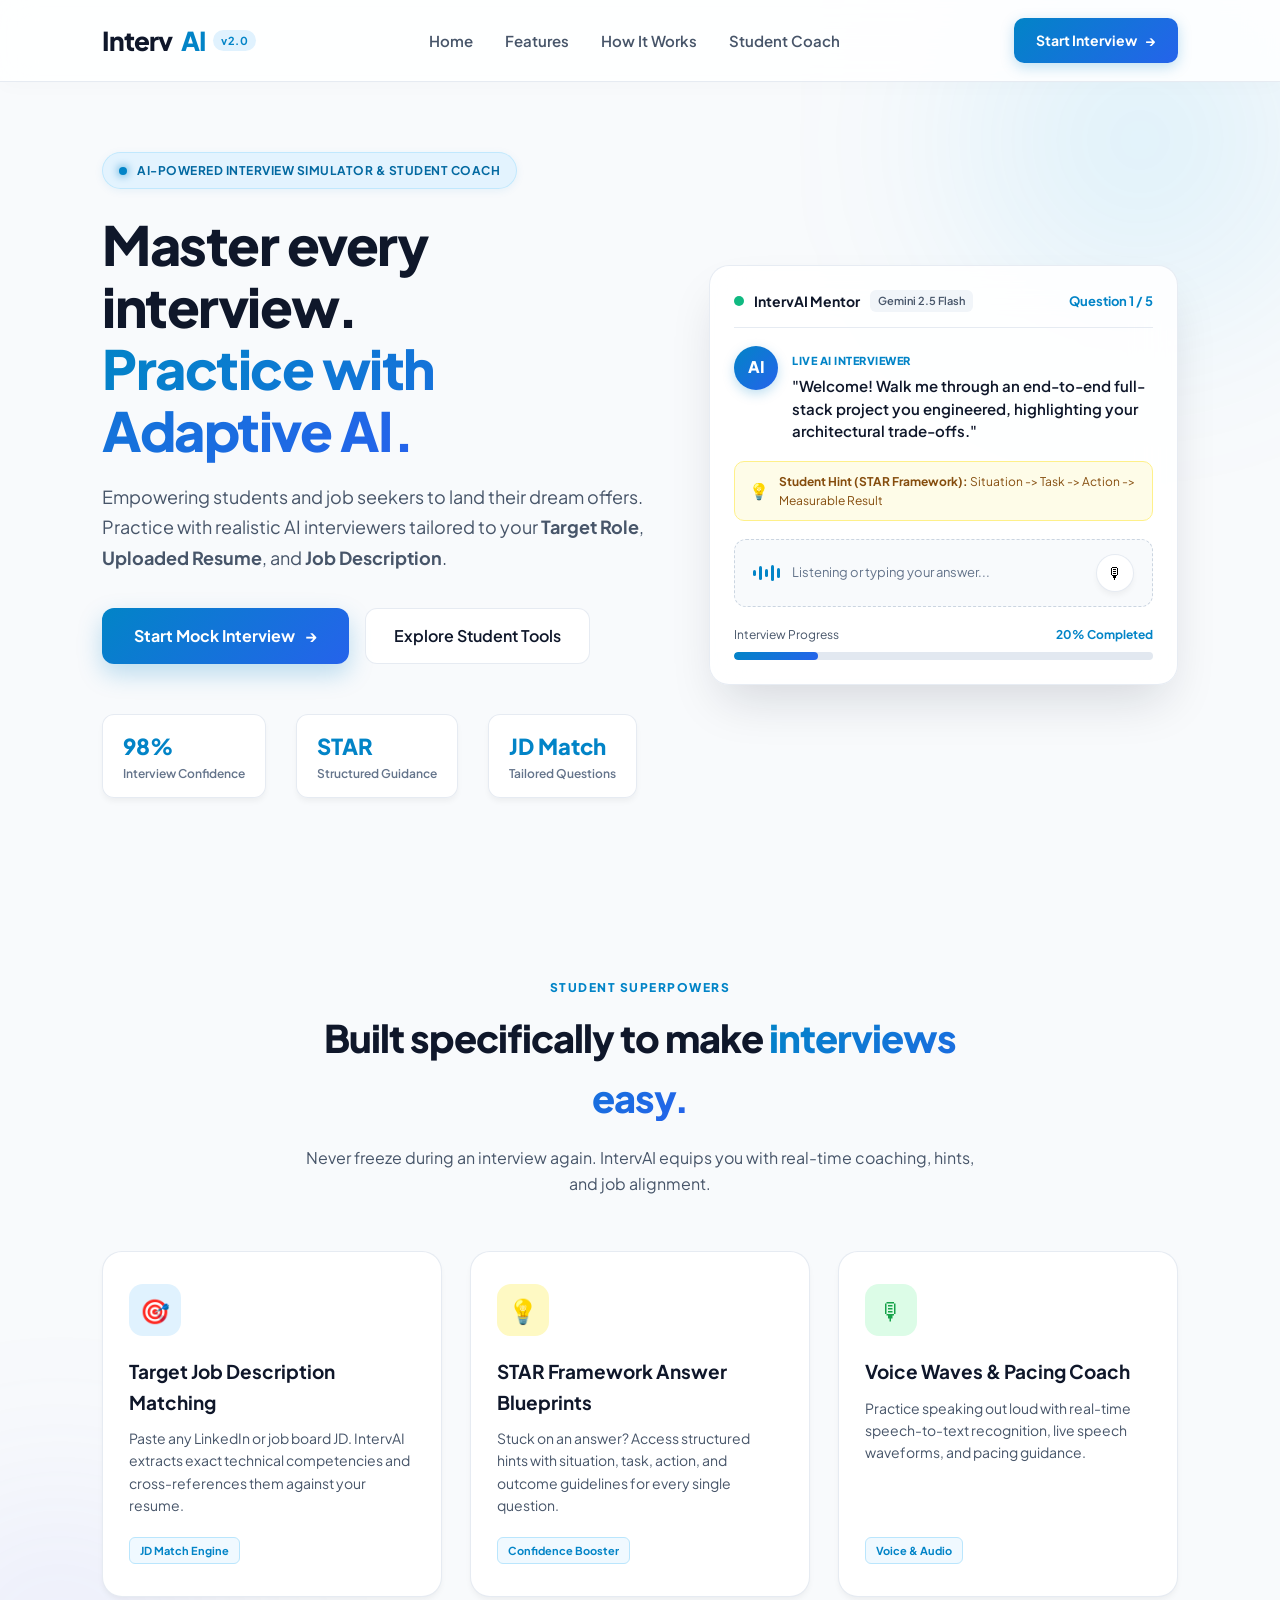
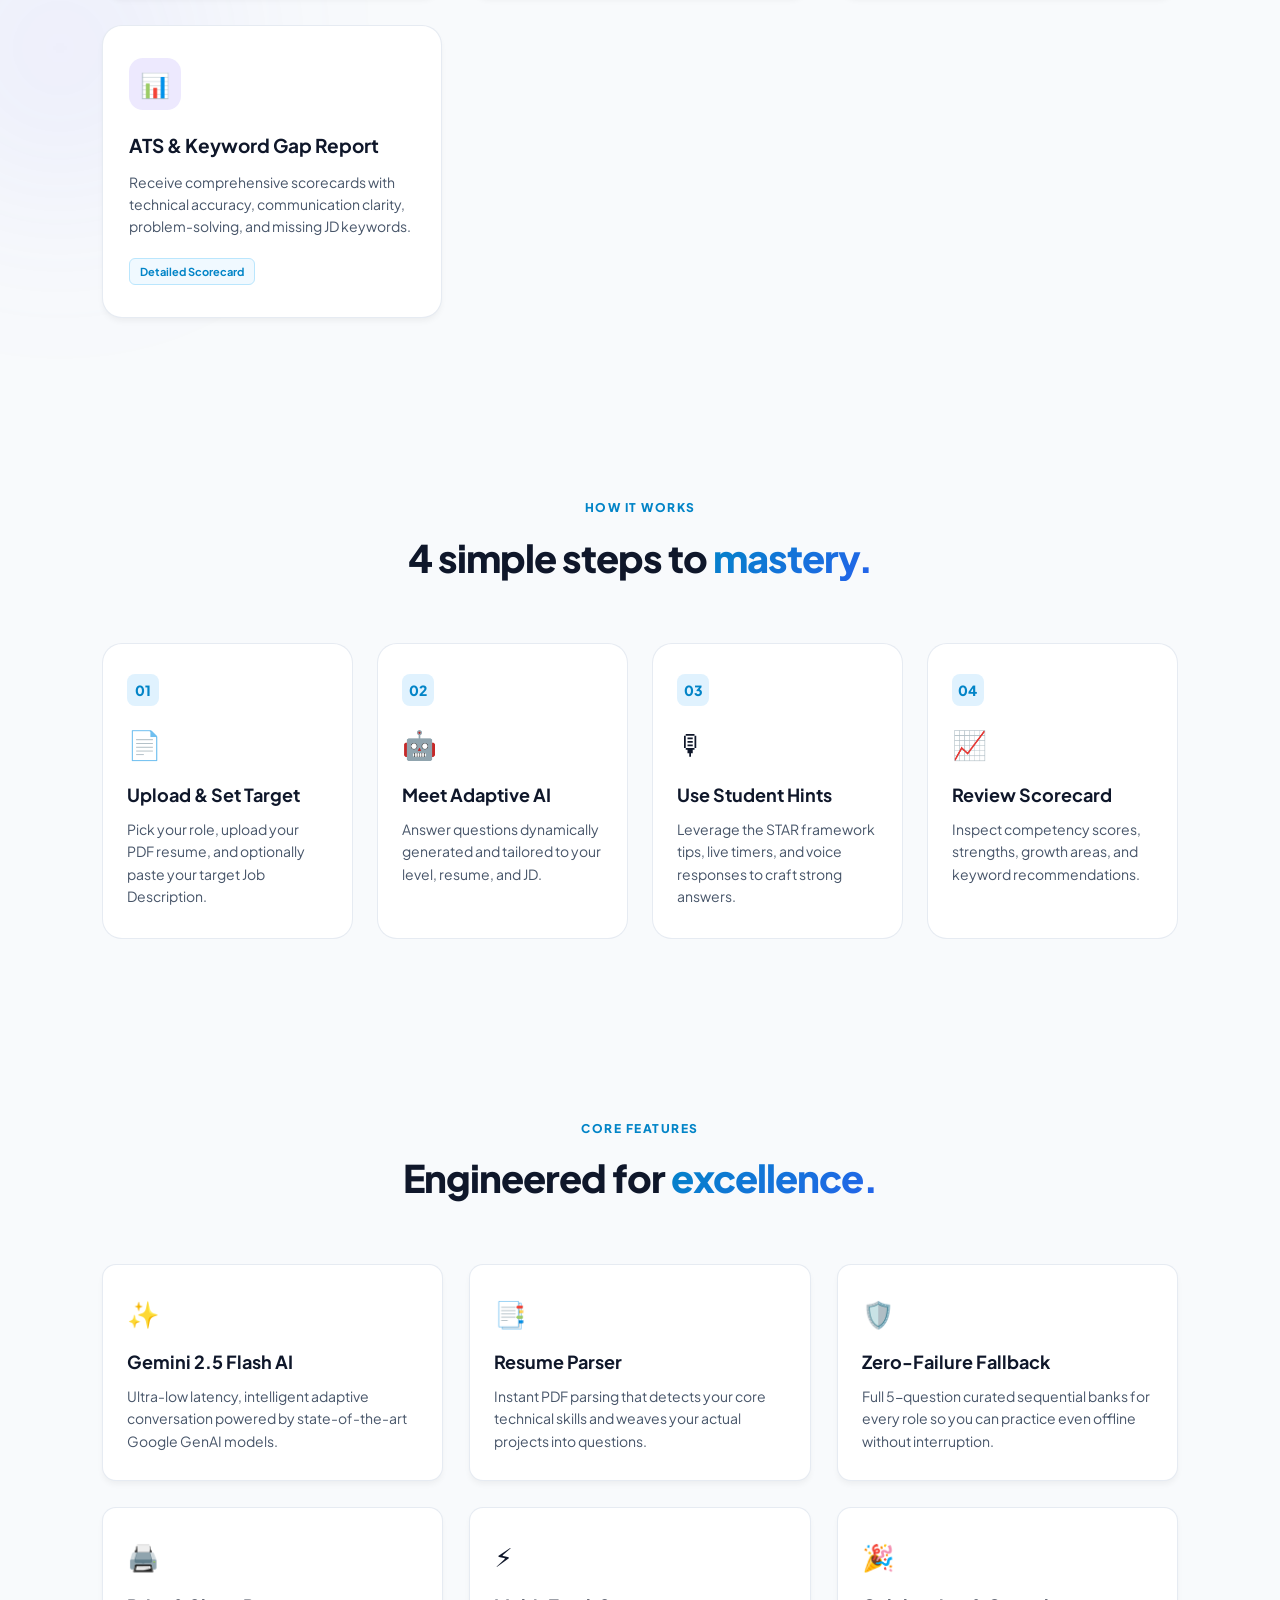
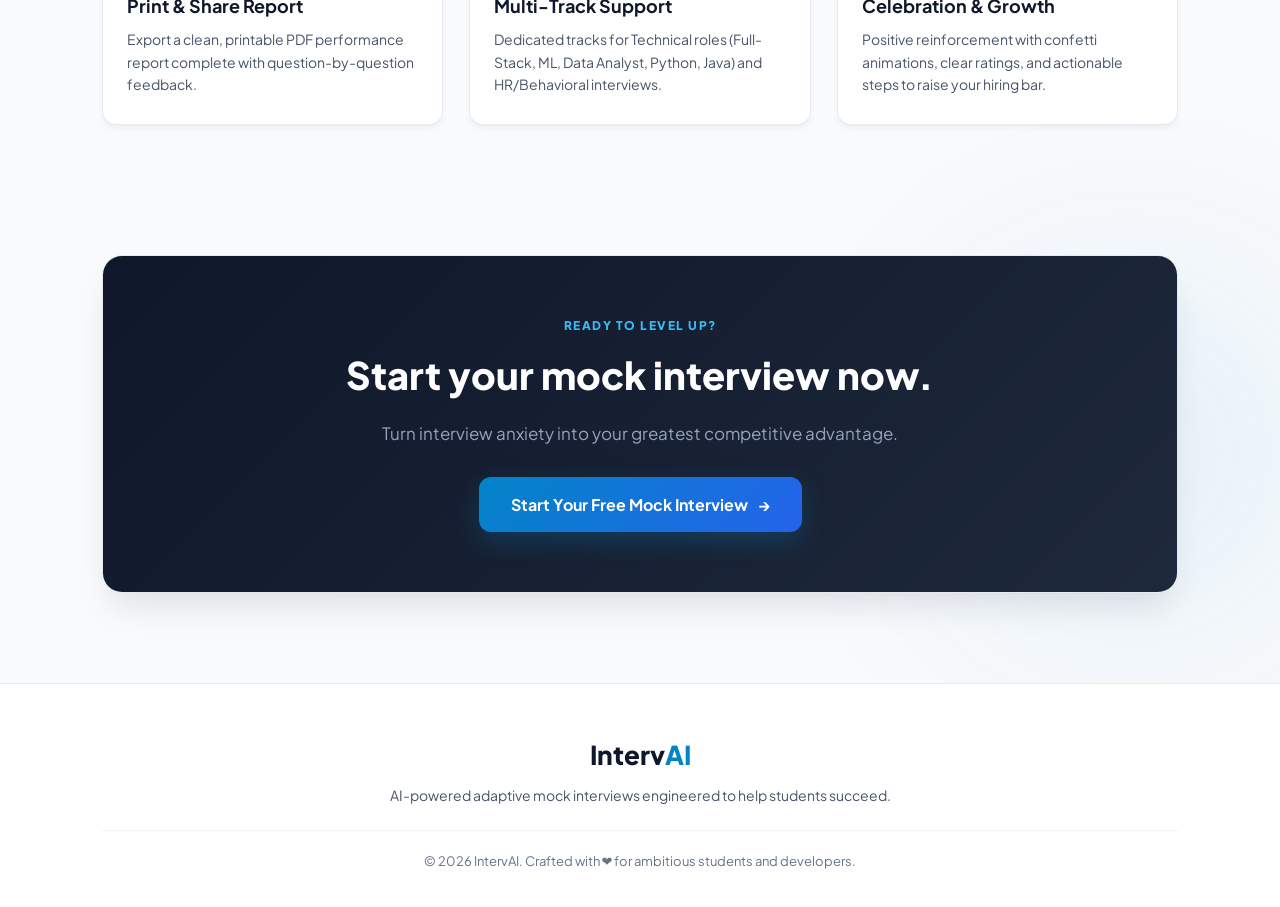
<file: index.html>
<!DOCTYPE html>
<html lang="en">
<head>
    <meta charset="UTF-8">
    <meta name="viewport" content="width=device-width, initial-scale=1.0">
    <title>IntervAI | Next-Gen AI Interview Simulator & Student Coach</title>
    <link rel="stylesheet" href="style.css">
    <link rel="preconnect" href="https://fonts.googleapis.com">
    <link rel="preconnect" href="https://fonts.gstatic.com" crossorigin>
    <link href="https://fonts.googleapis.com/css2?family=Plus+Jakarta+Sans:wght@400;500;600;700;800&display=swap" rel="stylesheet">
</head>

<body>
    <!-- Background Ambient Glow Orbs -->
    <div class="ambient-glow orb-1"></div>
    <div class="ambient-glow orb-2"></div>
    <div class="ambient-glow orb-3"></div>

    <!-- ================= HEADER ================= -->
    <header class="navbar">
        <a href="index.html" class="logo">
            Interv<span>AI</span>
            <span class="version-pill">v2.0</span>
        </a>

        <nav class="nav-links">
            <a href="#home">Home</a>
            <a href="#features">Features</a>
            <a href="#how-it-works">How It Works</a>
            <a href="#student-tools">Student Coach</a>
        </nav>

        <div class="nav-actions">
            <a href="pages/setup.html" class="nav-button" id="navStartBtn">
                Start Interview <span>→</span>
            </a>
        </div>
    </header>

    <!-- ================= HERO ================= -->
    <main>
        <section class="hero" id="home">
            <div class="hero-content">
                <div class="badge animate-pop">
                    <span class="badge-dot"></span>
                    <span>AI-POWERED INTERVIEW SIMULATOR &amp; STUDENT COACH</span>
                </div>

                <h1 class="hero-title">
                    Master every interview. <br>
                    <span class="gradient-text">Practice with Adaptive AI.</span>
                </h1>

                <p class="hero-description">
                    Empowering students and job seekers to land their dream offers. 
                    Practice with realistic AI interviewers tailored to your 
                    <strong>Target Role</strong>, <strong>Uploaded Resume</strong>, and <strong>Job Description</strong>.
                </p>

                <div class="hero-buttons">
                    <a href="pages/setup.html" class="primary-btn glow-btn" id="startBtn">
                        Start Mock Interview
                        <span class="arrow-icon">→</span>
                    </a>
                    <a href="#student-tools" class="secondary-btn glass-btn">
                        Explore Student Tools
                    </a>
                </div>

                <div class="hero-stats">
                    <div class="stat-card">
                        <div class="stat-number">98%</div>
                        <div class="stat-label">Interview Confidence</div>
                    </div>
                    <div class="stat-card">
                        <div class="stat-number">STAR</div>
                        <div class="stat-label">Structured Guidance</div>
                    </div>
                    <div class="stat-card">
                        <div class="stat-number">JD Match</div>
                        <div class="stat-label">Tailored Questions</div>
                    </div>
                </div>
            </div>

            <!-- INTERVIEW PREVIEW WINDOW -->
            <div class="hero-visual">
                <div class="interview-window glass-card float-card">
                    <div class="window-header">
                        <div class="window-title">
                            <span class="online-dot pulse"></span>
                            <span>IntervAI Mentor</span>
                            <span class="badge-small">Gemini 2.5 Flash</span>
                        </div>
                        <span class="question-count">Question 1 / 5</span>
                    </div>

                    <div class="interviewer">
                        <div class="ai-avatar pulse-avatar">
                            AI
                        </div>
                        <div class="interviewer-text">
                            <span class="small-label">LIVE AI INTERVIEWER</span>
                            <p>"Welcome! Walk me through an end-to-end full-stack project you engineered, highlighting your architectural trade-offs."</p>
                        </div>
                    </div>

                    <div class="student-helper-banner">
                        <span class="helper-icon">💡</span>
                        <div class="helper-text">
                            <strong>Student Hint (STAR Framework):</strong>
                            <span>Situation -> Task -> Action -> Measurable Result</span>
                        </div>
                    </div>

                    <div class="response-area">
                        <div class="response-placeholder">
                            <span class="waveform-anim">
                                <span></span><span></span><span></span><span></span><span></span>
                            </span>
                            <span>Listening or typing your answer...</span>
                        </div>
                        <button class="mic-button pulse-btn" aria-label="Microphone">
                            🎙
                        </button>
                    </div>

                    <div class="window-footer">
                        <div class="progress-info">
                            <span>Interview Progress</span>
                            <strong class="highlight-cyan">20% Completed</strong>
                        </div>
                        <div class="progress-bar">
                            <div class="progress-fill" style="width: 20%;"></div>
                        </div>
                    </div>
                </div>
            </div>
        </section>

        <!-- ================= STUDENT TOOLS ================= -->
        <section class="student-section" id="student-tools">
            <div class="section-heading">
                <span class="section-label">STUDENT SUPERPOWERS</span>
                <h2>Built specifically to make <span>interviews easy.</span></h2>
                <p>Never freeze during an interview again. IntervAI equips you with real-time coaching, hints, and job alignment.</p>
            </div>

            <div class="student-grid">
                <div class="tool-card hover-lift">
                    <div class="tool-icon gradient-bg-1">🎯</div>
                    <h3>Target Job Description Matching</h3>
                    <p>Paste any LinkedIn or job board JD. IntervAI extracts exact technical competencies and cross-references them against your resume.</p>
                    <span class="tool-tag">JD Match Engine</span>
                </div>

                <div class="tool-card hover-lift">
                    <div class="tool-icon gradient-bg-2">💡</div>
                    <h3>STAR Framework Answer Blueprints</h3>
                    <p>Stuck on an answer? Access structured hints with situation, task, action, and outcome guidelines for every single question.</p>
                    <span class="tool-tag">Confidence Booster</span>
                </div>

                <div class="tool-card hover-lift">
                    <div class="tool-icon gradient-bg-3">🎙</div>
                    <h3>Voice Waves &amp; Pacing Coach</h3>
                    <p>Practice speaking out loud with real-time speech-to-text recognition, live speech waveforms, and pacing guidance.</p>
                    <span class="tool-tag">Voice &amp; Audio</span>
                </div>

                <div class="tool-card hover-lift">
                    <div class="tool-icon gradient-bg-4">📊</div>
                    <h3>ATS &amp; Keyword Gap Report</h3>
                    <p>Receive comprehensive scorecards with technical accuracy, communication clarity, problem-solving, and missing JD keywords.</p>
                    <span class="tool-tag">Detailed Scorecard</span>
                </div>
            </div>
        </section>

        <!-- ================= HOW IT WORKS ================= -->
        <section class="how-it-works" id="how-it-works">
            <div class="section-heading">
                <span class="section-label">HOW IT WORKS</span>
                <h2>4 simple steps to <span>mastery.</span></h2>
            </div>

            <div class="steps">
                <div class="step-card hover-lift">
                    <div class="step-number">01</div>
                    <div class="step-icon">📄</div>
                    <h3>Upload &amp; Set Target</h3>
                    <p>Pick your role, upload your PDF resume, and optionally paste your target Job Description.</p>
                </div>

                <div class="step-card hover-lift">
                    <div class="step-number">02</div>
                    <div class="step-icon">🤖</div>
                    <h3>Meet Adaptive AI</h3>
                    <p>Answer questions dynamically generated and tailored to your level, resume, and JD.</p>
                </div>

                <div class="step-card hover-lift">
                    <div class="step-number">03</div>
                    <div class="step-icon">🎙</div>
                    <h3>Use Student Hints</h3>
                    <p>Leverage the STAR framework tips, live timers, and voice responses to craft strong answers.</p>
                </div>

                <div class="step-card hover-lift">
                    <div class="step-number">04</div>
                    <div class="step-icon">📈</div>
                    <h3>Review Scorecard</h3>
                    <p>Inspect competency scores, strengths, growth areas, and keyword recommendations.</p>
                </div>
            </div>
        </section>

        <!-- ================= FEATURES ================= -->
        <section class="features" id="features">
            <div class="section-heading">
                <span class="section-label">CORE FEATURES</span>
                <h2>Engineered for <span>excellence.</span></h2>
            </div>

            <div class="feature-grid">
                <div class="feature-card hover-lift">
                    <div class="feature-icon">✨</div>
                    <h3>Gemini 2.5 Flash AI</h3>
                    <p>Ultra-low latency, intelligent adaptive conversation powered by state-of-the-art Google GenAI models.</p>
                </div>

                <div class="feature-card hover-lift">
                    <div class="feature-icon">📑</div>
                    <h3>Resume Parser</h3>
                    <p>Instant PDF parsing that detects your core technical skills and weaves your actual projects into questions.</p>
                </div>

                <div class="feature-card hover-lift">
                    <div class="feature-icon">🛡️</div>
                    <h3>Zero-Failure Fallback</h3>
                    <p>Full 5-question curated sequential banks for every role so you can practice even offline without interruption.</p>
                </div>

                <div class="feature-card hover-lift">
                    <div class="feature-icon">🖨️</div>
                    <h3>Print &amp; Share Report</h3>
                    <p>Export a clean, printable PDF performance report complete with question-by-question feedback.</p>
                </div>

                <div class="feature-card hover-lift">
                    <div class="feature-icon">⚡</div>
                    <h3>Multi-Track Support</h3>
                    <p>Dedicated tracks for Technical roles (Full-Stack, ML, Data Analyst, Python, Java) and HR/Behavioral interviews.</p>
                </div>

                <div class="feature-card hover-lift">
                    <div class="feature-icon">🎉</div>
                    <h3>Celebration &amp; Growth</h3>
                    <p>Positive reinforcement with confetti animations, clear ratings, and actionable steps to raise your hiring bar.</p>
                </div>
            </div>
        </section>

        <!-- ================= CTA ================= -->
        <section class="cta" id="about">
            <div class="cta-content glass-card">
                <span class="section-label">READY TO LEVEL UP?</span>
                <h2>Start your mock interview now.</h2>
                <p>Turn interview anxiety into your greatest competitive advantage.</p>
                <a href="pages/setup.html" class="primary-btn glow-btn" id="ctaStartBtn">
                    Start Your Free Mock Interview <span>→</span>
                </a>
            </div>
        </section>
    </main>

    <!-- ================= FOOTER ================= -->
    <footer>
        <div class="footer-content">
            <div class="footer-logo">
                Interv<span>AI</span>
            </div>
            <p>AI-powered adaptive mock interviews engineered to help students succeed.</p>
            <div class="footer-bottom">
                © 2026 IntervAI. Crafted with ❤️ for ambitious students and developers.
            </div>
        </div>
    </footer>

    <script src="script.js"></script>
</body>
</html>
</file>
<file: style.css>
/* ================= GENERAL & VARIABLES ================= */
:root {
    --bg-primary: #f8fafc;
    --bg-card: rgba(255, 255, 255, 0.88);
    --border-color: rgba(226, 232, 240, 0.85);
    --text-primary: #0f172a;
    --text-secondary: #475569;
    --text-muted: #64748b;
    --brand-primary: #0284c7;
    --brand-gradient: linear-gradient(135deg, #0284c7 0%, #2563eb 100%);
    --brand-hover: #0369a1;
    --accent-glow: rgba(2, 132, 199, 0.25);
    --shadow-sm: 0 4px 6px -1px rgba(0, 0, 0, 0.05);
    --shadow-md: 0 10px 25px -5px rgba(15, 23, 42, 0.08);
    --shadow-lg: 0 20px 35px -10px rgba(15, 23, 42, 0.12);
    --radius-sm: 8px;
    --radius-md: 14px;
    --radius-lg: 20px;
}

* {
    margin: 0;
    padding: 0;
    box-sizing: border-box;
}

html {
    scroll-behavior: smooth;
}

body {
    font-family: 'Plus Jakarta Sans', system-ui, -apple-system, BlinkMacSystemFont, 'Segoe UI', Roboto, sans-serif;
    background: var(--bg-primary);
    color: var(--text-primary);
    line-height: 1.6;
    overflow-x: hidden;
    position: relative;
    min-height: 100vh;
}

a {
    text-decoration: none;
    color: inherit;
}

button {
    font-family: inherit;
    cursor: pointer;
}

/* ================= AMBIENT GLOW ORBS ================= */
.ambient-glow {
    position: absolute;
    border-radius: 50%;
    filter: blur(100px);
    z-index: 0;
    pointer-events: none;
    opacity: 0.5;
    animation: floatOrb 14s ease-in-out infinite alternate;
}

.orb-1 {
    width: 480px;
    height: 480px;
    background: radial-gradient(circle, rgba(14, 165, 233, 0.35) 0%, rgba(56, 189, 248, 0) 70%);
    top: -100px;
    right: -100px;
}

.orb-2 {
    width: 420px;
    height: 420px;
    background: radial-gradient(circle, rgba(99, 102, 241, 0.3) 0%, rgba(168, 85, 247, 0) 70%);
    top: 35%;
    left: -150px;
    animation-delay: -5s;
}

.orb-3 {
    width: 500px;
    height: 500px;
    background: radial-gradient(circle, rgba(2, 132, 199, 0.25) 0%, rgba(14, 165, 233, 0) 70%);
    bottom: 5%;
    right: -100px;
    animation-delay: -9s;
}

@keyframes floatOrb {
    0% { transform: translate(0, 0) scale(1); }
    50% { transform: translate(30px, 40px) scale(1.08); }
    100% { transform: translate(-20px, 20px) scale(0.95); }
}

/* ================= NAVBAR ================= */
.navbar {
    height: 82px;
    display: flex;
    align-items: center;
    justify-content: space-between;
    padding: 0 8%;
    background: rgba(255, 255, 255, 0.85);
    backdrop-filter: blur(16px);
    border-bottom: 1px solid var(--border-color);
    position: sticky;
    top: 0;
    z-index: 100;
    box-shadow: 0 4px 20px rgba(0, 0, 0, 0.02);
}

.logo {
    font-size: 26px;
    font-weight: 800;
    letter-spacing: -0.8px;
    color: var(--text-primary);
    display: flex;
    align-items: center;
    gap: 8px;
}

.logo span {
    color: var(--brand-primary);
}

.version-pill {
    font-size: 11px;
    font-weight: 700;
    background: #e0f2fe;
    color: #0284c7;
    padding: 2px 8px;
    border-radius: 12px;
    letter-spacing: 0.5px;
}

.nav-links {
    display: flex;
    gap: 32px;
}

.nav-links a {
    color: var(--text-secondary);
    font-size: 15px;
    font-weight: 600;
    transition: all 0.2s ease;
    position: relative;
}

.nav-links a:hover {
    color: var(--brand-primary);
}

.nav-button {
    background: var(--brand-gradient);
    color: white;
    padding: 11px 22px;
    border-radius: 10px;
    font-size: 14px;
    font-weight: 700;
    display: inline-flex;
    align-items: center;
    gap: 8px;
    box-shadow: 0 4px 14px var(--accent-glow);
    transition: all 0.25s ease;
}

.nav-button:hover {
    transform: translateY(-2px);
    box-shadow: 0 8px 20px var(--accent-glow);
}

/* ================= HERO SECTION ================= */
.hero {
    display: grid;
    grid-template-columns: 1.15fr 0.95fr;
    gap: 40px;
    align-items: center;
    padding: 70px 8% 90px;
    position: relative;
    z-index: 1;
}

.badge {
    display: inline-flex;
    align-items: center;
    gap: 10px;
    background: rgba(224, 242, 254, 0.9);
    border: 1px solid rgba(186, 230, 253, 0.8);
    color: #0369a1;
    font-size: 12px;
    font-weight: 700;
    letter-spacing: 0.5px;
    padding: 8px 16px;
    border-radius: 30px;
    margin-bottom: 24px;
    box-shadow: 0 2px 8px rgba(2, 132, 199, 0.08);
}

.badge-dot {
    width: 8px;
    height: 8px;
    border-radius: 50%;
    background: #0284c7;
    box-shadow: 0 0 10px #0284c7;
}

.hero-title {
    font-size: 54px;
    font-weight: 800;
    line-height: 1.15;
    letter-spacing: -1.5px;
    margin-bottom: 20px;
    color: #0f172a;
}

.gradient-text {
    background: var(--brand-gradient);
    -webkit-background-clip: text;
    -webkit-text-fill-color: transparent;
}

.hero-description {
    font-size: 18px;
    color: var(--text-secondary);
    line-height: 1.7;
    margin-bottom: 35px;
    max-width: 580px;
}

.hero-buttons {
    display: flex;
    align-items: center;
    gap: 16px;
    margin-bottom: 50px;
    flex-wrap: wrap;
}

.primary-btn {
    background: var(--brand-gradient);
    color: white;
    padding: 15px 32px;
    border-radius: 12px;
    font-size: 16px;
    font-weight: 700;
    display: inline-flex;
    align-items: center;
    gap: 10px;
    border: none;
    box-shadow: 0 10px 25px var(--accent-glow);
    transition: all 0.25s cubic-bezier(0.16, 1, 0.3, 1);
}

.glow-btn:hover {
    transform: translateY(-3px) scale(1.02);
    box-shadow: 0 15px 30px rgba(2, 132, 199, 0.4);
}

.secondary-btn {
    background: rgba(255, 255, 255, 0.9);
    border: 1px solid var(--border-color);
    color: var(--text-primary);
    padding: 14px 28px;
    border-radius: 12px;
    font-size: 16px;
    font-weight: 600;
    transition: all 0.2s ease;
    backdrop-filter: blur(8px);
}

.secondary-btn:hover {
    background: #f1f5f9;
    border-color: #cbd5e1;
    transform: translateY(-2px);
}

.hero-stats {
    display: flex;
    gap: 30px;
}

.stat-card {
    background: var(--bg-card);
    border: 1px solid var(--border-color);
    padding: 14px 20px;
    border-radius: 12px;
    box-shadow: var(--shadow-sm);
    min-width: 130px;
}

.stat-number {
    font-size: 22px;
    font-weight: 800;
    color: var(--brand-primary);
}

.stat-label {
    font-size: 12px;
    font-weight: 600;
    color: var(--text-muted);
}

/* ================= PREVIEW WINDOW ================= */
.glass-card {
    background: rgba(255, 255, 255, 0.88);
    backdrop-filter: blur(20px);
    border: 1px solid rgba(255, 255, 255, 0.9);
    box-shadow: 0 25px 50px -12px rgba(15, 23, 42, 0.15);
    border-radius: var(--radius-lg);
}

.float-card {
    animation: floatWindow 6s ease-in-out infinite alternate;
}

@keyframes floatWindow {
    0% { transform: translateY(0); }
    100% { transform: translateY(-12px); }
}

.interview-window {
    padding: 24px;
    display: flex;
    flex-direction: column;
    gap: 18px;
    position: relative;
    border: 1px solid rgba(226, 232, 240, 0.8);
}

.window-header {
    display: flex;
    justify-content: space-between;
    align-items: center;
    border-bottom: 1px solid var(--border-color);
    padding-bottom: 14px;
}

.window-title {
    display: flex;
    align-items: center;
    gap: 10px;
    font-size: 14px;
    font-weight: 700;
}

.online-dot {
    width: 10px;
    height: 10px;
    border-radius: 50%;
    background: #10b981;
}

.pulse {
    box-shadow: 0 0 0 0 rgba(16, 185, 129, 0.7);
    animation: pulseGlow 2s infinite;
}

@keyframes pulseGlow {
    0% { box-shadow: 0 0 0 0 rgba(16, 185, 129, 0.7); }
    70% { box-shadow: 0 0 0 8px rgba(16, 185, 129, 0); }
    100% { box-shadow: 0 0 0 0 rgba(16, 185, 129, 0); }
}

.badge-small {
    font-size: 11px;
    background: #f1f5f9;
    color: #475569;
    padding: 2px 8px;
    border-radius: 6px;
    font-weight: 600;
}

.question-count {
    font-size: 13px;
    font-weight: 700;
    color: var(--brand-primary);
}

.interviewer {
    display: flex;
    gap: 14px;
    align-items: flex-start;
}

.ai-avatar {
    width: 44px;
    height: 44px;
    border-radius: 50%;
    background: var(--brand-gradient);
    color: white;
    display: flex;
    align-items: center;
    justify-content: center;
    font-weight: 800;
    font-size: 16px;
    flex-shrink: 0;
    box-shadow: 0 4px 12px var(--accent-glow);
}

.interviewer-text .small-label {
    font-size: 11px;
    font-weight: 800;
    color: var(--brand-primary);
    letter-spacing: 0.5px;
}

.interviewer-text p {
    font-size: 15px;
    font-weight: 600;
    color: var(--text-primary);
    line-height: 1.5;
    margin-top: 4px;
}

.student-helper-banner {
    background: #fefce8;
    border: 1px solid #fef08a;
    padding: 10px 14px;
    border-radius: 10px;
    display: flex;
    align-items: center;
    gap: 10px;
    font-size: 12px;
    color: #854d0e;
}

.helper-icon {
    font-size: 16px;
}

.response-area {
    display: flex;
    align-items: center;
    justify-content: space-between;
    background: #f8fafc;
    border: 1px dashed #cbd5e1;
    border-radius: 12px;
    padding: 14px 18px;
}

.response-placeholder {
    display: flex;
    align-items: center;
    gap: 12px;
    font-size: 13px;
    color: var(--text-muted);
}

.waveform-anim {
    display: flex;
    align-items: center;
    gap: 3px;
    height: 16px;
}

.waveform-anim span {
    width: 3px;
    background: var(--brand-primary);
    border-radius: 2px;
    animation: wave 1.2s ease-in-out infinite alternate;
}

.waveform-anim span:nth-child(1) { height: 6px; animation-delay: 0.1s; }
.waveform-anim span:nth-child(2) { height: 14px; animation-delay: 0.3s; }
.waveform-anim span:nth-child(3) { height: 8px; animation-delay: 0.2s; }
.waveform-anim span:nth-child(4) { height: 16px; animation-delay: 0.4s; }
.waveform-anim span:nth-child(5) { height: 10px; animation-delay: 0.15s; }

@keyframes wave {
    0% { transform: scaleY(0.4); }
    100% { transform: scaleY(1.3); }
}

.mic-button {
    width: 38px;
    height: 38px;
    border-radius: 50%;
    background: white;
    border: 1px solid var(--border-color);
    box-shadow: var(--shadow-sm);
    display: flex;
    align-items: center;
    justify-content: center;
    font-size: 16px;
    transition: all 0.2s;
}

.mic-button:hover {
    background: var(--brand-primary);
    color: white;
    transform: scale(1.1);
}

.window-footer {
    display: flex;
    flex-direction: column;
    gap: 8px;
}

.progress-info {
    display: flex;
    justify-content: space-between;
    font-size: 12px;
    color: var(--text-secondary);
}

.highlight-cyan {
    color: var(--brand-primary);
    font-weight: 700;
}

.progress-bar {
    height: 8px;
    background: #e2e8f0;
    border-radius: 10px;
    overflow: hidden;
}

.progress-fill {
    height: 100%;
    background: var(--brand-gradient);
    border-radius: 10px;
    transition: width 0.4s ease;
}

/* ================= STUDENT SUPERPOWERS SECTION ================= */
.student-section,
.how-it-works,
.features {
    padding: 90px 8%;
    position: relative;
    z-index: 1;
}

.section-heading {
    text-align: center;
    max-width: 680px;
    margin: 0 auto 55px;
}

.section-label {
    font-size: 12px;
    font-weight: 800;
    letter-spacing: 1.5px;
    color: var(--brand-primary);
    text-transform: uppercase;
    display: block;
    margin-bottom: 10px;
}

.section-heading h2 {
    font-size: 38px;
    font-weight: 800;
    letter-spacing: -1px;
    color: var(--text-primary);
    margin-bottom: 16px;
}

.section-heading h2 span {
    background: var(--brand-gradient);
    -webkit-background-clip: text;
    -webkit-text-fill-color: transparent;
}

.section-heading p {
    font-size: 16px;
    color: var(--text-secondary);
}

.student-grid {
    display: grid;
    grid-template-columns: repeat(auto-fit, minmax(260px, 1fr));
    gap: 28px;
}

.hover-lift {
    transition: all 0.3s cubic-bezier(0.16, 1, 0.3, 1);
}

.hover-lift:hover {
    transform: translateY(-8px);
    box-shadow: var(--shadow-lg);
    border-color: rgba(2, 132, 199, 0.3);
}

.tool-card {
    background: white;
    border: 1px solid var(--border-color);
    padding: 32px 26px;
    border-radius: var(--radius-lg);
    box-shadow: var(--shadow-sm);
    display: flex;
    flex-direction: column;
    align-items: flex-start;
}

.tool-icon {
    width: 52px;
    height: 52px;
    border-radius: 14px;
    display: flex;
    align-items: center;
    justify-content: center;
    font-size: 24px;
    margin-bottom: 20px;
}

.gradient-bg-1 { background: #e0f2fe; color: #0284c7; }
.gradient-bg-2 { background: #fef9c3; color: #ca8a04; }
.gradient-bg-3 { background: #dcfce7; color: #16a34a; }
.gradient-bg-4 { background: #ede9fe; color: #7c3aed; }

.tool-card h3 {
    font-size: 19px;
    font-weight: 700;
    margin-bottom: 10px;
    color: var(--text-primary);
}

.tool-card p {
    font-size: 14px;
    color: var(--text-secondary);
    line-height: 1.6;
    margin-bottom: 20px;
    flex-grow: 1;
}

.tool-tag {
    font-size: 11px;
    font-weight: 700;
    color: var(--brand-primary);
    background: #f0f9ff;
    padding: 4px 10px;
    border-radius: 6px;
    border: 1px solid #bae6fd;
}

/* ================= HOW IT WORKS ================= */
.steps {
    display: grid;
    grid-template-columns: repeat(auto-fit, minmax(240px, 1fr));
    gap: 24px;
}

.step-card {
    background: white;
    border: 1px solid var(--border-color);
    padding: 30px 24px;
    border-radius: var(--radius-lg);
    position: relative;
}

.step-number {
    font-size: 14px;
    font-weight: 800;
    color: var(--brand-primary);
    background: #e0f2fe;
    width: 32px;
    height: 32px;
    border-radius: 8px;
    display: flex;
    align-items: center;
    justify-content: center;
    margin-bottom: 16px;
}

.step-icon {
    font-size: 28px;
    margin-bottom: 14px;
}

.step-card h3 {
    font-size: 18px;
    font-weight: 700;
    margin-bottom: 8px;
}

.step-card p {
    font-size: 14px;
    color: var(--text-secondary);
}

/* ================= FEATURES GRID ================= */
.feature-grid {
    display: grid;
    grid-template-columns: repeat(auto-fit, minmax(280px, 1fr));
    gap: 26px;
}

.feature-card {
    background: white;
    border: 1px solid var(--border-color);
    padding: 28px 24px;
    border-radius: var(--radius-md);
    box-shadow: var(--shadow-sm);
}

.feature-icon {
    font-size: 26px;
    margin-bottom: 14px;
}

.feature-card h3 {
    font-size: 18px;
    font-weight: 700;
    margin-bottom: 8px;
}

.feature-card p {
    font-size: 14px;
    color: var(--text-secondary);
}

/* ================= CTA SECTION ================= */
.cta {
    padding: 40px 8% 90px;
    position: relative;
    z-index: 1;
}

.cta-content {
    background: linear-gradient(135deg, #0f172a 0%, #1e293b 100%);
    color: white;
    padding: 60px 40px;
    border-radius: var(--radius-lg);
    text-align: center;
    box-shadow: var(--shadow-lg);
}

.cta-content .section-label {
    color: #38bdf8;
}

.cta-content h2 {
    font-size: 38px;
    font-weight: 800;
    margin-bottom: 14px;
}

.cta-content p {
    font-size: 17px;
    color: #94a3b8;
    max-width: 520px;
    margin: 0 auto 30px;
}

/* ================= FOOTER ================= */
footer {
    background: white;
    border-top: 1px solid var(--border-color);
    padding: 50px 8% 35px;
    text-align: center;
    position: relative;
    z-index: 1;
}

.footer-logo {
    font-size: 26px;
    font-weight: 800;
    color: var(--text-primary);
    margin-bottom: 8px;
}

.footer-logo span {
    color: var(--brand-primary);
}

footer p {
    font-size: 14px;
    color: var(--text-secondary);
    margin-bottom: 24px;
}

.footer-bottom {
    font-size: 13px;
    color: var(--text-muted);
    border-top: 1px solid #f1f5f9;
    padding-top: 20px;
}

/* ================= RESPONSIVE ================= */
@media (max-width: 968px) {
    .hero {
        grid-template-columns: 1fr;
        padding-top: 40px;
    }
    .hero-title {
        font-size: 42px;
    }
    .nav-links {
        display: none;
    }
}
</file>
